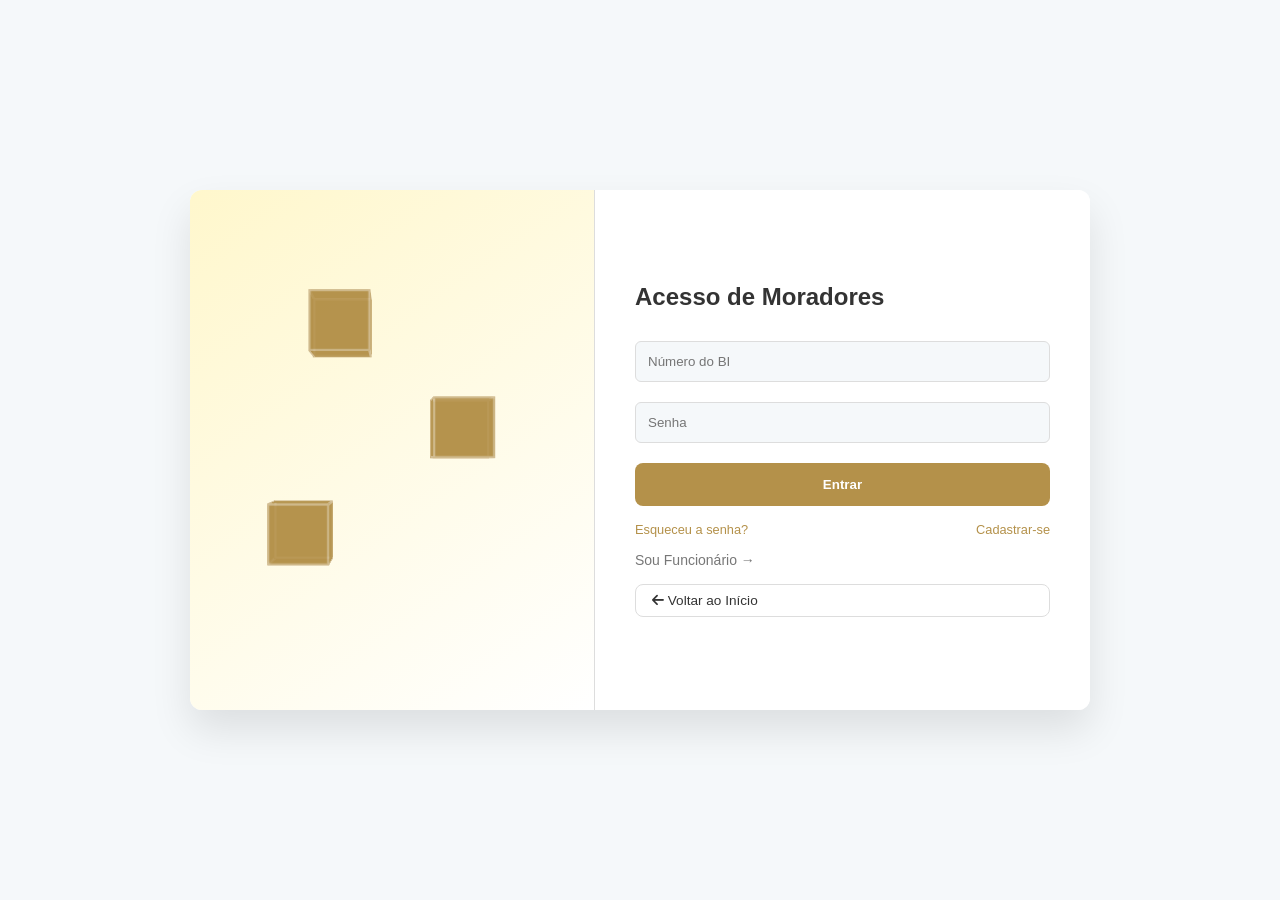
<file: web/login.html>
<!DOCTYPE html>
<html lang="pt">
<head>
<meta charset="UTF-8">
<link rel="stylesheet" href="css/login.css">
<meta name="viewport" content="width=device-width, initial-scale=1.0">
<title>Portal do Condomínio</title>
    <link rel="stylesheet" href="https://cdnjs.cloudflare.com/ajax/libs/font-awesome/6.5.0/css/all.min.css">
    <script src="js/theme-manager.js"></script>
    <script>
      const savedTheme = localStorage.getItem('nz-theme') || 'light';
      document.documentElement.setAttribute('data-theme', savedTheme);
    </script>
</head>
<body>
<!-- Theme toggle removido -->
<main id="portal">
  <!-- ANIMAÇÃO 3D -->
  <aside>
    <div class="cubo c1">
      <div class="face frente"></div>
      <div class="face tras"></div>
      <div class="face direita"></div>
      <div class="face esquerda"></div>
      <div class="face cima"></div>
      <div class="face baixo"></div>
    </div>

    <div class="cubo c2">
      <div class="face frente"></div>
      <div class="face tras"></div>
      <div class="face direita"></div>
      <div class="face esquerda"></div>
      <div class="face cima"></div>
      <div class="face baixo"></div>
    </div>

    <div class="cubo c3">
      <div class="face frente"></div>
      <div class="face tras"></div>
      <div class="face direita"></div>
      <div class="face esquerda"></div>
      <div class="face cima"></div>
      <div class="face baixo"></div>
    </div>
  </aside>

  <!-- FORMULÁRIOS -->
  <section>

    <form action="api/loginmorador.php" method="POST" id="morador" onsubmit="return validarLogin(this);">
      <h2>Acesso de Moradores</h2>
      <div id="msg-erro" class="msg-erro" style="display:none;"></div>
      <input type="text" name="numbi" placeholder="Número do BI" required pattern="[A-Za-z0-9]{9,20}" oninvalid="this.setCustomValidity('Digite o número do BI (9-20 caracteres)')" oninput="this.setCustomValidity('')">
      <input type="password" name="senha" placeholder="Senha" required minlength="6" oninvalid="this.setCustomValidity('A senha deve ter pelo menos 6 caracteres')" oninput="this.setCustomValidity('')">
      <button type="submit">Entrar</button>
      <div class="form-links">
        <a href="pages/esqueceu-senha.html" class="forgot-link">Esqueceu a senha?</a>
        <a href="pages/registo_externo.php" class="register-link">Cadastrar-se</a>
      </div>
      <p class="toggle" onclick="alternar()">Sou Funcionário →</p>
      <a href="index.html" class="back-btn"><i class="fa-solid fa-arrow-left"></i> Voltar ao Início</a>
    </form>


    <form action="api/loginfuncionario.php" method="POST" id="funcionario" style="display:none;" onsubmit="return validarLogin(this);">
      <h2>Acesso de Funcionários</h2>
      <div id="msg-erro-func" class="msg-erro" style="display:none;"></div>
      <input type="text" name="numbi" placeholder="Número do BI" required pattern="[A-Za-z0-9]{9,20}" oninvalid="this.setCustomValidity('Digite o número do BI (9-20 caracteres)')" oninput="this.setCustomValidity('')">
      <input type="password" name="senha" placeholder="Senha" required minlength="6" oninvalid="this.setCustomValidity('A senha deve ter pelo menos 6 caracteres')" oninput="this.setCustomValidity('')">
      <button type="submit">Entrar</button>
      <div id="processando" style="display:none;">
        <div class="loader"></div>
        <p>Processando acesso...</p>
      </div>
      <div class="form-links">
        <a href="pages/esqueceu-senha.html" class="forgot-link">Esqueceu a senha?</a>
      </div>
      <p class="toggle" onclick="alternar()">← Sou Morador</p>
      <a href="index.html" class="back-btn"><i class="fa-solid fa-arrow-left"></i> Voltar ao Início</a>
    </form>

  </section>
</main>
<section id="bem-vindo"></section>

<script>
function validarLogin(form) {
    const numbi = form.numbi.value.trim();
    const senha = form.senha.value;
    if (!numbi) { alert('Por favor, preencha o número do BI'); form.numbi.focus(); return false; }
    if (!/^[A-Za-z0-9]{9,20}$/.test(numbi)) { alert('O número do BI deve conter 9 a 20 caracteres alfanuméricos'); form.numbi.focus(); return false; }
    if (!senha || senha.length < 6) { alert('A senha deve ter pelo menos 6 caracteres'); form.senha.focus(); return false; }
    return true;
}

function alternar() {
    const main = document.getElementById('portal');
    main.classList.toggle('active');
    
    // Tweak para mobile: garantir que o display mude após a animação se necessário
    const morador = document.getElementById('morador');
    const funcionario = document.getElementById('funcionario');
    
    if (main.classList.contains('active')) {
        setTimeout(() => { funcionario.style.display = 'flex'; morador.style.display = 'none'; }, 200);
    } else {
        setTimeout(() => { morador.style.display = 'flex'; funcionario.style.display = 'none'; }, 200);
    }
}

// Inicializar displays para evitar saltos
document.addEventListener('DOMContentLoaded', () => {
    document.getElementById('morador').style.display = 'flex';
    document.getElementById('funcionario').style.display = 'none';
});

// Mostrar erros vindos do PHP via query string
const erros = {
    credenciais: 'Número do BI ou senha incorrectos.',
    campos: 'Preencha todos os campos.',
    db: 'Erro de conexão. Tente novamente.',
    suspenso: 'Esta conta está suspensa. Contacte a administração.',
    acesso: 'Acesso negado. Faça login primeiro.',
    duplicado: 'Já existe uma conta com este BI ou email.',
    email: 'Email inválido.',
    senha_fraca: 'A senha deve ter pelo menos 6 caracteres.',
    campos_reg: 'Preencha todos os campos do registo.',
    bd: 'Erro ao guardar. Tente novamente.',
};
const params = new URLSearchParams(window.location.search);
const err = params.get('erro');
if (err && erros[err]) {
    const elId = document.getElementById('portal').classList.contains('active') ? 'msg-erro-func' : 'msg-erro';
    const el = document.getElementById(elId);
    if (el) { el.textContent = erros[err]; el.style.display = 'block'; }
}
if (params.get('ok') === 'registado') {
    const modal = document.createElement('div');
    modal.id = 'modal-sucesso';
    modal.className = 'modal-overlay';
    
    // Gerar uma data daqui a 3 dias
    const dataVisita = new Date();
    dataVisita.setDate(dataVisita.getDate() + 3);
    const dataFormatada = dataVisita.toLocaleDateString('pt-AO', { weekday: 'long', year: 'numeric', month: 'long', day: 'numeric' });

    modal.innerHTML = `
      <div class="modal-content">
        <div class="modal-icon"><i class="fa-solid fa-circle-check"></i></div>
        <h3>Registo Efectuado com Sucesso!</h3>
        <p>A sua conta está actualmente com o estado <strong>PENDENTE</strong>.</p>
        <div class="modal-info-box">
          <p><i class="fa-solid fa-calendar-day"></i> <strong>Data da Visita:</strong><br>${dataFormatada}</p>
          <p><i class="fa-solid fa-location-dot"></i> <strong>Localização:</strong><br>Condomínio Nosso Zimbo, Viana, Luanda</p>
          <p><i class="fa-solid fa-phone"></i> <strong>Apoio ao Cliente:</strong><br>+244 923 000 000 / 912 000 000</p>
        </div>
        <p class="modal-instruction">Por favor, dirija-se ao condomínio na data gerada acima com os seus documentos originais (BI) para finalizar o processo de arrendamento ou compra e activar a sua residência.</p>
        <button onclick="document.getElementById('modal-sucesso').remove()" class="btn-fechar-modal">Compreendido</button>
      </div>
    `;
    document.body.appendChild(modal);
}
if (params.get('ok') === 'logout') {
    ['msg-erro','msg-erro-func'].forEach(id => {
        const el = document.getElementById(id);
        if (el) { el.textContent = 'Sessão terminada com sucesso.'; el.style.display = 'block'; el.style.color = '#ccc'; }
    });
}
</script>

<style>
.back-btn {
    display: inline-block;
    margin-top: 1rem;
    padding: 8px 16px;
    background: var(--dark4);
    border: 1px solid var(--border);
    border-radius: 8px;
    color: var(--text);
    text-decoration: none;
    font-size: 0.85rem;
    transition: all 0.3s;
}
.back-btn:hover {
    background: var(--gold);
    color: #000;
}
.form-links {
    display: flex;
    justify-content: space-between;
    margin-top: 1rem;
}
.forgot-link, .register-link {
    font-size: 0.8rem;
    color: var(--gold);
    text-decoration: none;
}
.forgot-link:hover, .register-link:hover {
    text-decoration: underline;
}

/* Modal Sucesso */
.modal-overlay {
    position: fixed;
    top: 0;
    left: 0;
    width: 100%;
    height: 100%;
    background: rgba(0,0,0,0.85);
    -webkit-backdrop-filter: blur(5px);
    backdrop-filter: blur(5px);
    display: flex;
    align-items: center;
    justify-content: center;
    z-index: 10000;
    animation: fadeIn 0.3s ease;
}

.modal-content {
    background: var(--surface);
    color: var(--text);
    padding: 2.5rem;
    border-radius: 20px;
    max-width: 500px;
    width: 90%;
    text-align: center;
    border: 1px solid var(--border);
    box-shadow: 0 20px 50px rgba(0,0,0,0.5);
    animation: slideUp 0.4s ease;
}

.modal-icon {
    font-size: 4rem;
    color: #4caf7d;
    margin-bottom: 1.5rem;
}

.modal-content h3 {
    font-size: 1.8rem;
    margin-bottom: 1rem;
    color: var(--gold);
}

.modal-info-box {
    background: rgba(255,255,255,0.05);
    padding: 1.5rem;
    border-radius: 12px;
    margin: 1.5rem 0;
    text-align: left;
    border-left: 4px solid var(--gold);
}

.modal-info-box p {
    margin-bottom: 1rem;
    font-size: 0.95rem;
}

.modal-info-box p:last-child {
    margin-bottom: 0;
}

.modal-info-box i {
    color: var(--gold);
    margin-right: 8px;
    width: 20px;
}

.modal-instruction {
    font-size: 0.9rem;
    line-height: 1.5;
    color: var(--text-muted);
    margin-bottom: 2rem;
}

.btn-fechar-modal {
    background: var(--gold);
    color: #000;
    border: none;
    padding: 12px 30px;
    border-radius: 8px;
    font-weight: 700;
    cursor: pointer;
    transition: transform 0.2s;
}

.btn-fechar-modal:hover {
    transform: scale(1.05);
}

@keyframes fadeIn { from { opacity: 0; } to { opacity: 1; } }
@keyframes slideUp { from { transform: translateY(30px); opacity: 0; } to { transform: translateY(0); opacity: 1; } }
</style>
</body>
</html>
</file>
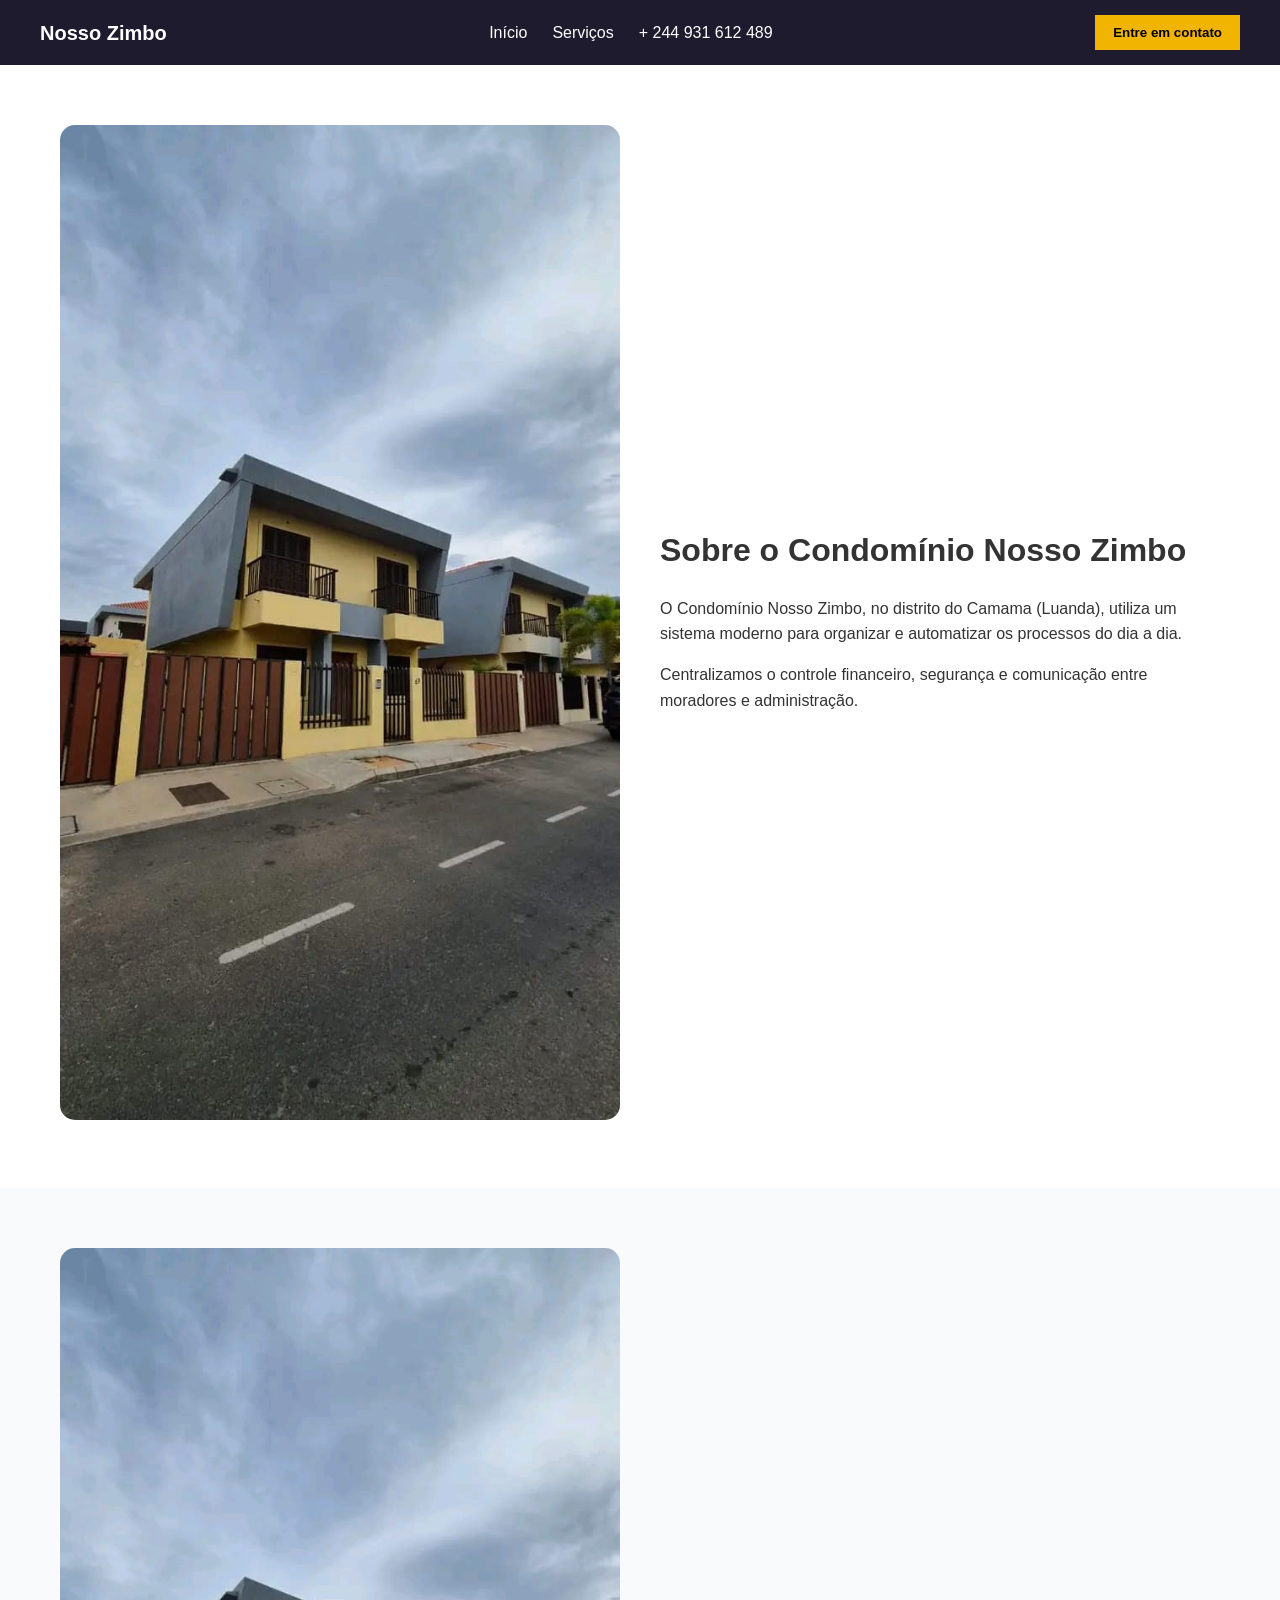
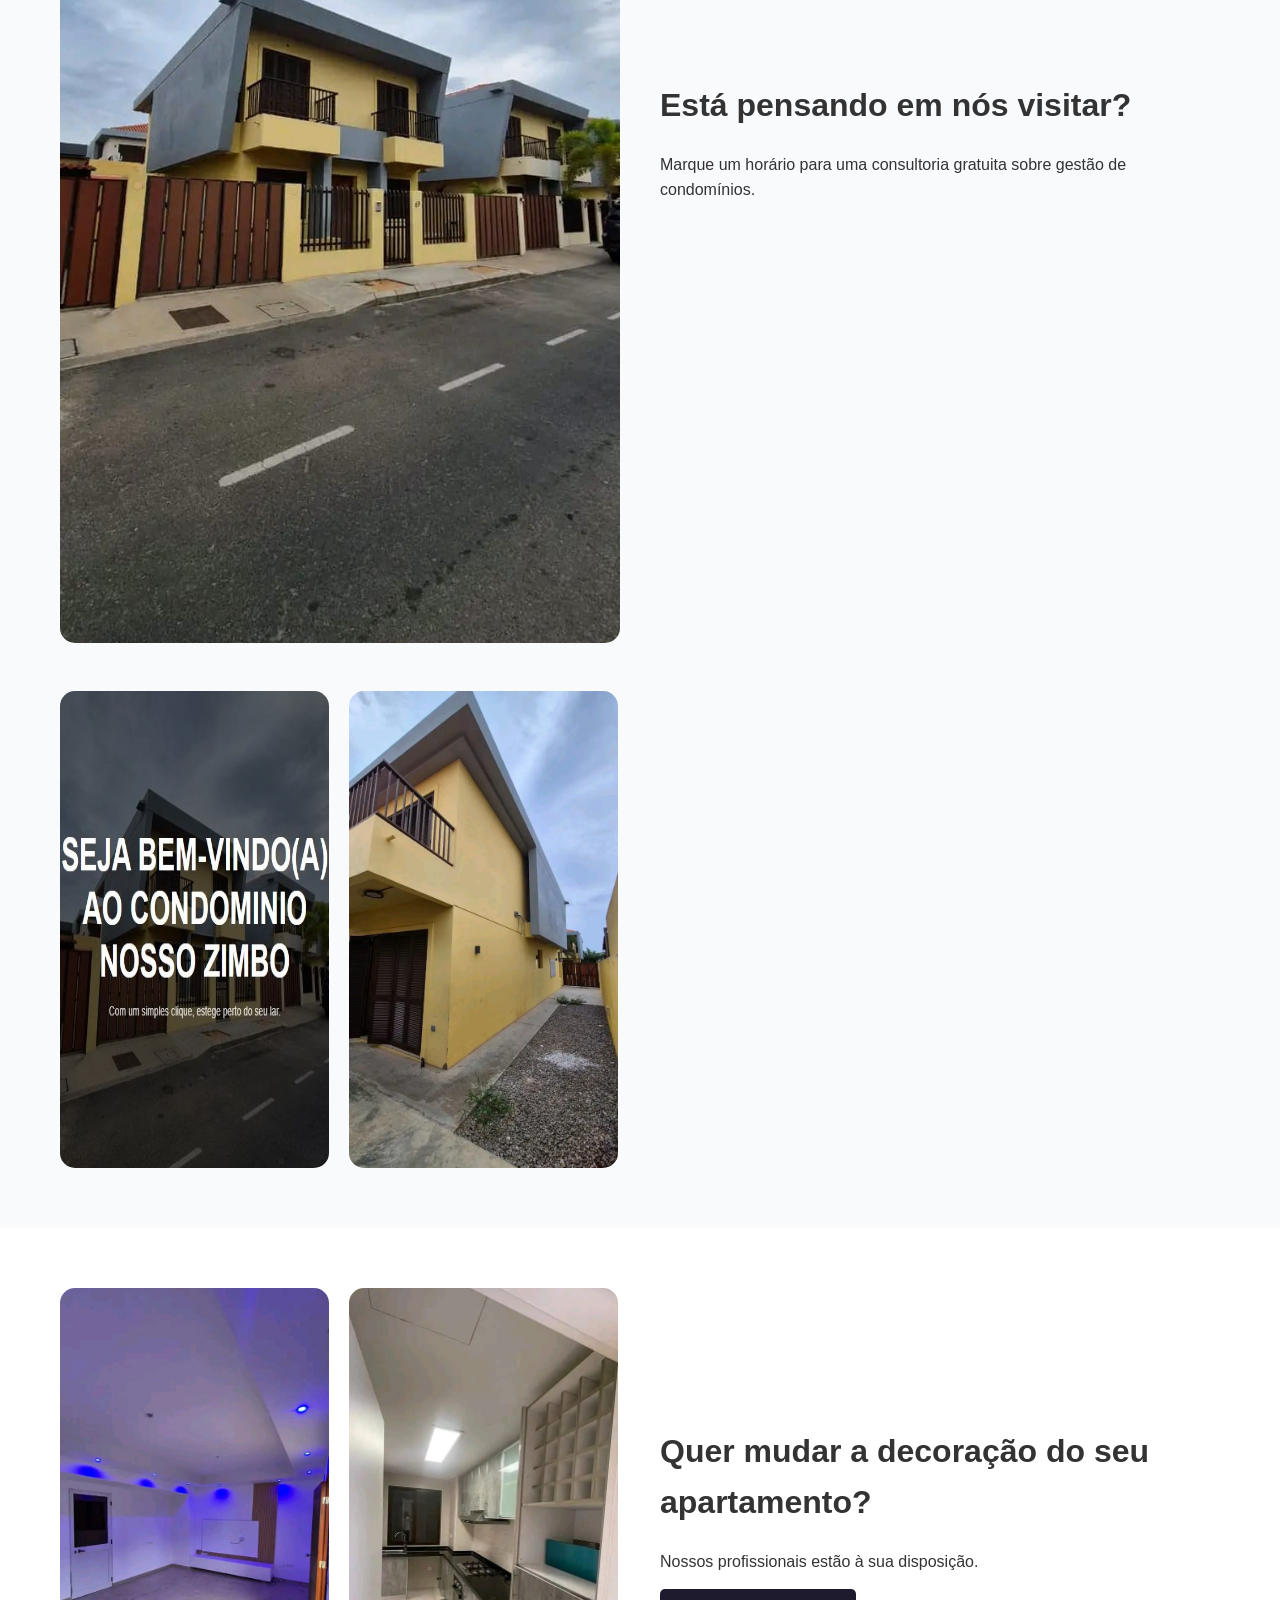
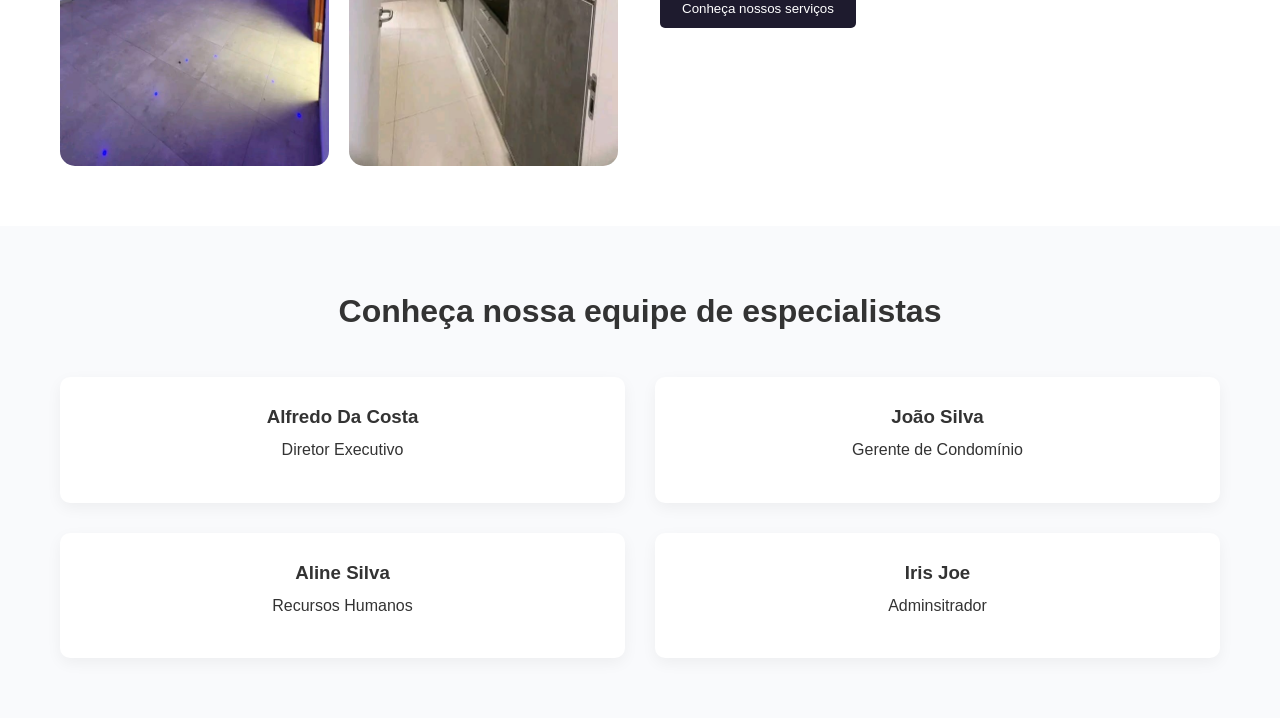
<file: web/sobre.html>
<!DOCTYPE html>
<html lang="pt">

<head>
<meta charset="UTF-8">
 <link rel="stylesheet" href="css/sobre.css">
<meta name="viewport" content="width=device-width, initial-scale=1.0">

<title>Condomínio Nosso Zimbo</title>


</head>

<body>

<!-- NAVBAR -->

<nav>

<h1>Nosso Zimbo</h1>

<ul>
<li><a href="index.html">Início</a></li>
<li><a href="#">Serviços</a></li>
<li><a href="#">+ 244 931 612 489</a></li>
</ul>

<button>Entre em contato</button>

</nav>

<!-- SOBRE (AGORA PRIMEIRO) -->

<section class="sobre">

<div class="container">

<div class="grid">

<div class="imagem">
<img src="img/Condominio.jpg" alt="Vista Aérea do Condomínio Nosso Zimbo">
</div>

<div class="texto">

<h2>Sobre o Condomínio Nosso Zimbo</h2>

<p>
O Condomínio Nosso Zimbo, no distrito do Camama (Luanda),
utiliza um sistema moderno para organizar e automatizar
os processos do dia a dia.
</p>

<p>
Centralizamos o controle financeiro, segurança
e comunicação entre moradores e administração.
</p>

</div>

</div>

</div>

</section>

<!-- CONSULTORIA -->

<section class="consultoria">

<div class="container">

<div class="grid">

<div class="imagem">
<img src="img/Condominio.jpg" alt="Vista do Condomínio Nosso Zimbo">
</div>

<div class="texto">

<h2>
Está pensando em nós visitar?
</h2>

<p>
Marque um horário para uma
consultoria gratuita sobre
gestão de condomínios.
</p>


</div>

<div class="imagens">

<img src="img/Principal.jpg" alt="Vista Principal">
<img src="img/Lateral.jpg" alt="Vista Lateral">

</div>

</div>

</div>

</section>

<!-- DECORAÇÃO -->

<section class="decoracao">

<div class="container">

<div class="grid">

<div class="imagens">

<img src="img/Sala.jpg" alt="Sala de estar decorada">
<img src="img/Cozinha.jpg" alt="Cozinha equipada">

</div>

<div class="texto">

<h2>
Quer mudar a decoração
do seu apartamento?
</h2>

<p>
Nossos profissionais estão
à sua disposição.
</p>

<button class="btn">
Conheça nossos serviços
</button>

</div>

</div>

</div>

</section>

<!-- EQUIPE (AGORA ÚLTIMO) -->

<section class="equipe">

<div class="container">

<h2>
Conheça nossa equipe
de especialistas
</h2>

<div class="grid-equipe">

<div class="membro">
<h3>Alfredo Da Costa</h3>
<p>Diretor Executivo</p>
</div>

<div class="membro">
<h3>João Silva</h3>
<p>Gerente de Condomínio</p>
</div>

<div class="membro">
<h3>Aline Silva</h3>
<p>Recursos Humanos</p>
</div>

<div class="membro">
<h3>Iris Joe</h3>
<p>Adminsitrador</p>
</div>

</div>

</div>

</section>

</body>

</html>
</file>
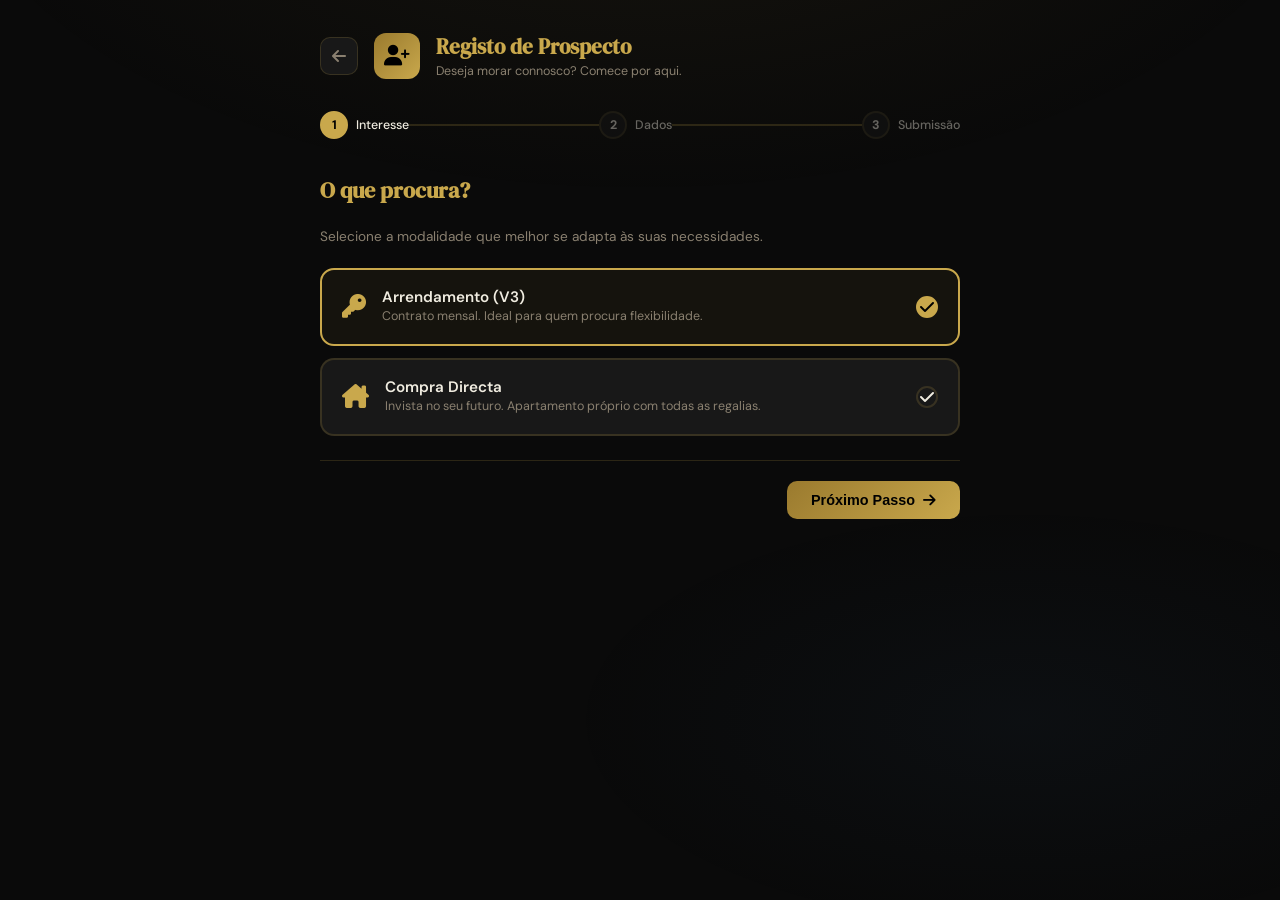
<file: web/Visitante/visitante.html>
<!DOCTYPE html>
<html lang="pt-AO">
<head>
  <meta charset="UTF-8" />
  <meta name="viewport" content="width=device-width, initial-scale=1.0" />
  <title>Registo de Visitante — Condomínio Nosso Zimbo</title>
  <link rel="stylesheet" href="../css/visitante.css">
  <link rel="preconnect" href="https://fonts.googleapis.com" />
  <link rel="preconnect" href="https://fonts.gstatic.com" crossorigin />
  <link href="https://fonts.googleapis.com/css2?family=DM+Serif+Display:ital@0;1&family=DM+Sans:opsz,wght@9..40,300;9..40,400;9..40,500;9..40,600;9..40,700&display=swap" rel="stylesheet" />
  <link rel="stylesheet" href="https://cdnjs.cloudflare.com/ajax/libs/font-awesome/6.5.0/css/all.min.css" />
</head>
<body>

<div class="bg-glow"></div>

<div class="reg-wrapper">
  <!-- HEADER -->
  <header class="reg-header">
    <a href="../login.html" class="back-link" title="Voltar ao Login">
      <i class="fa-solid fa-arrow-left"></i>
    </a>
    <div class="reg-logo"><i class="fa-solid fa-user-plus"></i></div>
    <div>
      <h1 class="reg-title">Registo de Prospecto</h1>
      <p class="reg-sub">Deseja morar connosco? Comece por aqui.</p>
    </div>
  </header>

  <!-- STEPS -->
  <div class="reg-steps" id="steps-bar">
    <div class="reg-step active" data-step="1">
      <div class="step-num">1</div>
      <span>Interesse</span>
    </div>
    <div class="step-line"></div>
    <div class="reg-step" data-step="2">
      <div class="step-num">2</div>
      <span>Dados</span>
    </div>
    <div class="step-line"></div>
    <div class="reg-step" data-step="3">
      <div class="step-num">3</div>
      <span>Submissão</span>
    </div>
  </div>

  <form id="form-visitante" action="../api/registar_morador.php" method="POST">
    <!-- ECRÃ 1: ESCOLHA DE SERVIÇO -->
    <section class="reg-step-content active" id="step-1">
      <h2 class="step-title">O que procura?</h2>
      <p class="step-desc">Selecione a modalidade que melhor se adapta às suas necessidades.</p>
      
      <div class="service-cards">
        <div class="service-card selected" onclick="selectService('Arrendamento', this)">
          <div class="svc-icon"><i class="fa-solid fa-key"></i></div>
          <div class="svc-info">
            <p class="svc-name">Arrendamento (V3)</p>
            <p class="svc-desc">Contrato mensal. Ideal para quem procura flexibilidade.</p>
          </div>
          <div class="svc-check"><i class="fa-solid fa-check"></i></div>
        </div>

        <div class="service-card" onclick="selectService('Compra', this)">
          <div class="svc-icon"><i class="fa-solid fa-house-chimney"></i></div>
          <div class="svc-info">
            <p class="svc-name">Compra Directa</p>
            <p class="svc-desc">Invista no seu futuro. Apartamento próprio com todas as regalias.</p>
          </div>
          <div class="svc-check"><i class="fa-solid fa-check"></i></div>
        </div>
      </div>

      <input type="hidden" name="tipo_interesse" id="it-tipo" value="Arrendamento">

      <div class="step-nav">
        <span></span>
        <button type="button" class="btn-primary" onclick="nextStep(2)">Próximo Passo <i class="fa-solid fa-arrow-right"></i></button>
      </div>
    </section>

    <!-- ECRÃ 2: DADOS PESSOAIS -->
    <section class="reg-step-content" id="step-2">
      <h2 class="step-title">Conte-nos sobre si</h2>
      <p class="step-desc">Estes dados serão usados para o primeiro contacto da nossa equipa comercial.</p>
      
      <div class="form-grid">
        <div class="form-group full">
          <label>Nome Completo</label>
          <input type="text" name="nome" required placeholder="Ex: Adão Silva">
        </div>
        <div class="form-group">
          <label>Nº BI</label>
          <input type="text" name="numbi" required placeholder="000XXXXXXLA000">
        </div>
        <div class="form-group">
          <label>Telefone</label>
          <input type="tel" name="telefone" required placeholder="9XX XXX XXX">
        </div>
        <div class="form-group full">
          <label>Email</label>
          <input type="email" name="email" required placeholder="seuemail@exemplo.com">
        </div>
        <div class="form-group full">
          <label>Palavra-passe (para o portal)</label>
          <input type="password" name="senha" required minlength="6" placeholder="******">
        </div>
      </div>

      <div class="step-nav">
        <button type="button" class="btn-secondary" onclick="nextStep(1)"><i class="fa-solid fa-arrow-left"></i> Voltar</button>
        <button type="button" class="btn-primary" onclick="nextStep(3)">Continuar <i class="fa-solid fa-arrow-right"></i></button>
      </div>
    </section>

    <!-- ECRÃ 3: CONFIRMAÇÃO -->
    <section class="reg-step-content" id="step-3">
      <h2 class="step-title">Quase lá!</h2>
      <p class="step-desc">Ao submeter, os seus dados serão analisados e enviaremos um convite para visita guiada.</p>
      
      <div class="bank-card">
        <div class="svc-detail">
          <div class="svc-detail-title"><i class="fa-solid fa-circle-info"></i> Resumo do Pedido</div>
          <div class="svc-detail-row"><span>Interesse:</span> <strong id="res-tipo">Arrendamento</strong></div>
          <div class="svc-detail-row"><span>Nome:</span> <strong id="res-nome">-</strong></div>
          <div class="svc-detail-row"><span>Email:</span> <strong id="res-email">-</strong></div>
        </div>
      </div>

      <div class="reg-consent">
        <input type="checkbox" id="consent" required>
        <label for="consent">Autorizo o processamento dos meus dados para fins comerciais e agendamento de visitas.</label>
      </div>

      <div class="step-nav">
        <button type="button" class="btn-secondary" onclick="nextStep(2)"><i class="fa-solid fa-arrow-left"></i> Revisar</button>
        <button type="submit" class="btn-primary">Finalizar Registo <i class="fa-solid fa-paper-plane"></i></button>
      </div>
    </section>
  </form>
</div>

<div class="toast" id="toast"><i class="fa-solid fa-circle-check"></i> <span id="toast-msg"></span></div>

<script>
  function selectService(tipo, el) {
    document.querySelectorAll('.service-card').forEach(c => c.classList.remove('selected'));
    el.classList.add('selected');
    document.getElementById('it-tipo').value = tipo;
    document.getElementById('res-tipo').textContent = tipo;
  }

  function nextStep(n) {
    // Validação básica se avançar do step 2
    if (n === 3) {
      const nome = document.querySelector('input[name="nome"]').value;
      const email = document.querySelector('input[name="email"]').value;
      if (!nome || !email) {
        showToast('Preencha os campos obrigatórios', true);
        return;
      }
      document.getElementById('res-nome').textContent = nome;
      document.getElementById('res-email').textContent = email;
    }

    document.querySelectorAll('.reg-step-content').forEach(s => s.classList.remove('active'));
    document.getElementById('step-' + n).classList.add('active');

    document.querySelectorAll('.reg-step').forEach(s => {
      const sNum = parseInt(s.dataset.step);
      s.classList.remove('active', 'done');
      if (sNum === n) s.classList.add('active');
      if (sNum < n) s.classList.add('done');
    });
  }

  function showToast(msg, err) {
    const t = document.getElementById('toast');
    document.getElementById('toast-msg').textContent = msg;
    t.className = 'toast' + (err ? ' error' : '') + ' show';
    setTimeout(() => t.classList.remove('show'), 3500);
  }
</script>
</body>
</html>
</file>
<file: web/css/login.css>
@charset "UTF-8";

*{
  margin:0;
  padding:0;
  box-sizing:border-box;
  font-family:Arial, Helvetica, sans-serif;
}

:root {
  --gold: #b4914a;
  --bg: #f5f8fa;
  --surface: #ffffff;
  --text: #333333;
  --text-muted: #777777;
  --border: #dddddd;
  --shadow: 0 20px 40px rgba(0,0,0,0.1);
}

[data-theme="dark"] {
  --bg: #0f172a;
  --surface: #1e293b;
  --text: #f8fafc;
  --text-muted: #94a3b8;
  --border: #334155;
  --shadow: 0 20px 40px rgba(0,0,0,0.4);
}

body{
  min-height:100vh;
  display:flex;
  justify-content:center;
  align-items:center;
  background:var(--bg);
  color: var(--text);
  transition: background-color 0.3s, color 0.3s;
}

/* CONTAINER */
main{
  width:900px;
  height:520px;
  display:flex;
  border-radius:12px;
  overflow:hidden;
  box-shadow: var(--shadow);
  background: var(--surface);
  transition: background-color 0.3s, box-shadow 0.3s;
}

/* AREA 3D */
aside{
  width:45%;
  background: var(--surface);
  border-right: 1px solid var(--border);
  display:flex;
  align-items:center;
  justify-content:center;
  perspective:1000px;
  position:relative;
  overflow:hidden;
  transition: background-color 0.3s, border-right-color 0.3s;
}
[data-theme="light"] aside {
  background:linear-gradient(145deg,#fff7cc,#ffffff);
}
[data-theme="dark"] aside {
  background:linear-gradient(145deg,#0f172a,#1e293b);
}

/* CUBO 3D */
.cubo{
  width:60px;
  height:60px;
  position:absolute;
  transform-style:preserve-3d;
  animation:rotar 8s infinite linear;
}

.face{
  position:absolute;
  width:60px;
  height:60px;
  background:#b4914a;
  opacity:0.85;
  border:2px solid rgba(255,255,255,0.4);
}

.frente{ transform:translateZ(30px); }
.tras{ transform:rotateY(180deg) translateZ(30px); }
.direita{ transform:rotateY(90deg) translateZ(30px); }
.esquerda{ transform:rotateY(-90deg) translateZ(30px); }
.cima{ transform:rotateX(90deg) translateZ(30px); }
.baixo{ transform:rotateX(-90deg) translateZ(30px); }

@keyframes rotar{
  0%{transform:rotateX(0) rotateY(0)}
  100%{transform:rotateX(360deg) rotateY(360deg)}
}

/* POSIÇÕES DIFERENTES */
.c1{top:20%;left:30%;}
.c2{top:60%;left:20%;animation-duration:12s;}
.c3{top:40%;left:60%;animation-duration:10s;}

/* AREA FORMULARIO */
section{
  width:55%;
  position:relative;
  overflow:hidden;
}

/* FORMULARIOS */
form{
  position:absolute;
  width:100%;
  height:100%;
  padding:40px;
  display:flex;
  flex-direction:column;
  justify-content:center;
  transition:0.6s;
  background: var(--surface);
}

h2{
  margin-bottom:20px;
  color: var(--text);
}

/* INPUTS */
input,select{
  padding:12px;
  margin:10px 0;
  border:1px solid var(--border);
  border-radius:6px;
  background: var(--bg);
  color: var(--text);
  transition: all 0.3s;
}

input:focus,select:focus{
  border-color:#b4914a;
  box-shadow: 0 0 0 3px rgba(180, 145, 74, 0.1);
  outline:none;
}

/* BOTAO */
button{
  margin-top:10px;
  padding:14px;
  border:none;
  border-radius:8px;
  background:#b4914a;
  color:white;
  font-weight:bold;
  cursor:pointer;
  transition: all 0.3s;
}

.button , a{
  text-decoration: none;
  color: var(--gold);
}


button:hover{
  background:#9a7a30;
  transform: translateY(-1px);
  box-shadow: 0 4px 12px rgba(180, 145, 74, 0.3);
}

/* TRANSIÇÃO */
#funcionario{
  transform:translateX(100%);
}

main.active #morador{
  transform:translateX(-100%);
}

main.active #funcionario{
  transform:translateX(0);
}

/* BOTAO TROCAR */
.toggle{
  margin-top:15px;
  font-size:14px;
  color: var(--text-muted);
  cursor:pointer;
}

.toggle:hover{
  color:#b4914a;
}

/* LOADER */
#processando{
  display:none;
  text-align:center;
  margin-top:10px;
}

.loader{
  width:35px;
  height:35px;
  border:4px solid #eee;
  border-top:4px solid #b4914a;
  border-radius:50%;
  margin:auto;
  animation:girar 1s linear infinite;
}

@keyframes girar{
  100%{transform:rotate(360deg)}
}

/* BEM VINDO */
#bem-vindo{
  display:none;
  position:fixed;
  top:0;
  left:0;
  width:100%;
  height:100%;
  background:rgba(0,0,0,0.85);
  color:white;
  font-size:28px;
  align-items:center;
  justify-content:center;
  flex-direction:column;
  text-align:center;
}

/* MENSAGEM DE ERRO */
.msg-erro {
  background: rgba(220,53,69,0.1);
  border: 1px solid rgba(220,53,69,0.4);
  color: #e05252;
  padding: 10px 14px;
  border-radius: 6px;
  font-size: 0.85rem;
  margin-bottom: 10px;
}
</file>
<file: web/css/sobre.css>
@charset "utf-8";

/* RESET */

* {
margin: 0;
padding: 0;
box-sizing: border-box;
}

body {
font-family: Arial, Helvetica, sans-serif;
background: #f5f6fa;
color: #333;
line-height: 1.6;
}

/* NAVBAR */

nav {
background: #1e1b2e;
color: white;
padding: 15px 40px;

display: flex;
justify-content: space-between;
align-items: center;
}

nav h1 {
font-size: 20px;
}

nav ul {
list-style: none;
display: flex;
gap: 25px;
}

nav ul li a {
color: white;
text-decoration: none;
}

nav button {
background: #f1b400;
border: none;
padding: 10px 18px;
cursor: pointer;
font-weight: bold;
}

/* CONTAINER */

.container {
max-width: 1200px;
margin: auto;
padding: 60px 20px;
}

/* GRID */

.grid {
display: grid;
grid-template-columns: 1fr 1fr;
gap: 40px;
align-items: center;
}

/* IMAGENS */

img {
width: 100%;
border-radius: 15px;
}

/* TEXTOS */

h2 {
font-size: 32px;
margin-bottom: 20px;
}

p {
margin-bottom: 15px;
}

/* BOTÕES */

.btn {
background: #1e1b2e;
color: white;
border: none;
padding: 12px 22px;
cursor: pointer;
border-radius: 5px;
transition: 0.3s;
}

.btn:hover {
background: #3c3766;
}

/* SEÇÕES */

.sobre {
background: white;
}

.consultoria {
background: #f9fafc;
}

.decoracao {
background: white;
}

/* IMAGENS DUPLAS */

.imagens {
display: flex;
gap: 20px;
}

.imagens img {
width: 48%;
}

/* EQUIPE */

.equipe {
background: #f9fafc;
text-align: center;
}

.grid-equipe {
display: grid;
grid-template-columns: repeat(2, 1fr);
gap: 30px;
margin-top: 40px;
}

.membro {
background: white;
padding: 25px;
border-radius: 10px;

box-shadow: 0 5px 15px rgba(0,0,0,0.05);
}

.membro h3 {
margin-bottom: 5px;
}

/* RESPONSIVO */

@media(max-width: 768px) {

.grid {
grid-template-columns: 1fr;
}

.imagens {
flex-direction: column;
}

.imagens img {
width: 100%;
}

.grid-equipe {
grid-template-columns: 1fr;
}

}
</file>
<file: web/css/visitante.css>
@charset  "utf-8";


    :root {
      --gold: #c9a84c; --gold-light: #e8c97a; --gold-dark: #9a7a2e;
      --dark: #0a0a0a; --dark2: #111; --dark3: #181818; --dark4: #202020;
      --border: rgba(201,168,76,0.18); --text: #f0ece0; --text-muted: #8a8070;
      --success: #4caf7d; --danger: #e05252; --info: #5299e0; --warn: #e09a52;
      --radius: 14px;
    }
    *, *::before, *::after { box-sizing: border-box; margin: 0; padding: 0; }
    body {
      background: var(--dark);
      color: var(--text);
      font-family: 'DM Sans', sans-serif;
      min-height: 100vh;
      overflow-x: hidden;
    }

    /* BG */
    .bg-glow {
      position: fixed; inset: 0; z-index: 0; pointer-events: none;
      background: radial-gradient(ellipse 80% 60% at 50% -20%, rgba(201,168,76,0.07) 0%, transparent 70%),
                  radial-gradient(ellipse 60% 40% at 80% 80%, rgba(82,153,224,0.04) 0%, transparent 60%);
    }

    .reg-wrapper {
      position: relative; z-index: 1;
      max-width: 680px; margin: 0 auto;
      padding: 2rem 1.25rem 4rem;
    }

    /* HEADER */
    .reg-header {
      display: flex; align-items: center; gap: 1rem; margin-bottom: 2rem;
    }
    .back-link {
      width: 38px; height: 38px; border-radius: 10px;
      background: var(--dark3); border: 1px solid var(--border);
      display: flex; align-items: center; justify-content: center;
      color: var(--text-muted); text-decoration: none; transition: all .2s;
      flex-shrink: 0;
    }
    .back-link:hover { border-color: var(--gold); color: var(--gold); }
    .reg-logo {
      width: 46px; height: 46px; border-radius: 12px;
      background: linear-gradient(135deg, var(--gold-dark), var(--gold));
      display: flex; align-items: center; justify-content: center;
      font-size: 1.3rem; color: #000; flex-shrink: 0;
    }
    .reg-title { font-family: 'DM Serif Display', serif; font-size: 1.3rem; color: var(--gold); }
    .reg-sub { font-size: .78rem; color: var(--text-muted); margin-top: 2px; }

    /* STEPS */
    .reg-steps {
      display: flex; align-items: center; gap: 0;
      margin-bottom: 2rem; overflow-x: auto; padding-bottom: 4px;
      scrollbar-width: none; -ms-overflow-style: none;
    }
    .reg-steps::-webkit-scrollbar { display: none; }
    .reg-step {
      display: flex; align-items: center; gap: .5rem;
      flex-shrink: 0; opacity: .4; transition: opacity .3s;
    }
    .reg-step.active { opacity: 1; }
    .reg-step.done { opacity: .7; }
    .step-num {
      width: 28px; height: 28px; border-radius: 50%;
      background: var(--dark3); border: 2px solid var(--border);
      display: flex; align-items: center; justify-content: center;
      font-size: .78rem; font-weight: 700; transition: all .3s;
    }
    .reg-step.active .step-num { background: var(--gold); border-color: var(--gold); color: #000; }
    .reg-step.done .step-num { background: var(--success); border-color: var(--success); color: #000; }
    .reg-step span { font-size: .78rem; font-weight: 500; white-space: nowrap; }
    .step-line { flex: 1; height: 2px; background: var(--border); min-width: 20px; }

    /* CONTENT PANELS */
    .reg-step-content { display: none; animation: fadeUp .35s ease; }
    .reg-step-content.active { display: block; }
    @keyframes fadeUp { from { opacity: 0; transform: translateY(10px); } to { opacity: 1; transform: none; } }
    @keyframes pulse2 { 0%,100%{opacity:1} 50%{opacity:.3} }

    .step-title {
      font-family: 'DM Serif Display', serif; font-size: 1.4rem;
      color: var(--gold); margin-bottom: 1.25rem;
    }
    .step-desc { font-size: .85rem; color: var(--text-muted); margin-bottom: 1.25rem; line-height: 1.6; }

    /* FORM */
    .form-grid { display: grid; grid-template-columns: 1fr 1fr; gap: .9rem; }
    .form-group { display: flex; flex-direction: column; gap: 5px; }
    .form-group.full { grid-column: 1 / -1; }
    .form-group label { font-size: .75rem; font-weight: 500; color: var(--text-muted); letter-spacing: .03em; }
    .form-group input, .form-group select, .form-group textarea {
      background: var(--dark3); border: 1px solid var(--border);
      border-radius: 10px; padding: .65rem .9rem;
      color: var(--text); font-family: 'DM Sans', sans-serif; font-size: .9rem;
      outline: none; transition: border-color .2s; width: 100%;
    }
    .form-group input:focus, .form-group select:focus { border-color: var(--gold); }
    .form-group select option { background: var(--dark3); }

    /* BUTTONS */
    .btn-primary {
      display: inline-flex; align-items: center; gap: .5rem;
      background: linear-gradient(135deg, var(--gold-dark), var(--gold));
      color: #000; font-weight: 700; font-size: .9rem;
      padding: .7rem 1.5rem; border-radius: 10px; border: none;
      cursor: pointer; transition: all .2s; text-decoration: none;
    }
    .btn-primary:hover { transform: translateY(-1px); box-shadow: 0 4px 20px rgba(201,168,76,0.3); }
    .btn-primary:disabled { opacity: .5; cursor: not-allowed; transform: none; }
    .btn-secondary {
      display: inline-flex; align-items: center; gap: .5rem;
      background: var(--dark3); border: 1px solid var(--border);
      color: var(--text); font-size: .88rem;
      padding: .7rem 1.3rem; border-radius: 10px; cursor: pointer; transition: all .2s;
      text-decoration: none;
    }
    .btn-secondary:hover { border-color: rgba(201,168,76,0.5); }

    .step-nav {
      display: flex; gap: .75rem; justify-content: space-between;
      margin-top: 1.5rem; padding-top: 1.25rem;
      border-top: 1px solid var(--border);
    }

    /* SERVICE CARDS */
    .service-cards { display: flex; flex-direction: column; gap: .75rem; margin-bottom: 1.25rem; }
    .service-card {
      background: var(--dark3); border: 2px solid var(--border);
      border-radius: var(--radius); padding: 1.1rem 1.25rem;
      cursor: pointer; transition: all .25s;
      display: flex; align-items: center; gap: 1rem;
    }
    .service-card:hover { border-color: rgba(201,168,76,0.4); }
    .service-card.selected { border-color: var(--gold); background: rgba(201,168,76,0.06); }
    .svc-icon { font-size: 1.5rem; color: var(--gold); flex-shrink: 0; }
    .svc-info { flex: 1; }
    .svc-name { font-weight: 600; font-size: .95rem; }
    .svc-price { color: var(--gold); font-weight: 700; font-size: 1rem; margin: 2px 0; }
    .svc-desc { font-size: .78rem; color: var(--text-muted); line-height: 1.5; }
    .svc-check { width: 22px; height: 22px; border-radius: 50%; border: 2px solid var(--border); display: flex; align-items: center; justify-content: center; transition: all .2s; }
    .service-card.selected .svc-check { background: var(--gold); border-color: var(--gold); color: #000; }

    .svc-detail {
      background: var(--dark4); border: 1px solid var(--border);
      border-radius: var(--radius); padding: 1.1rem 1.25rem; margin-bottom: 1rem;
    }
    .svc-detail-title { font-size: .82rem; font-weight: 600; color: var(--gold); margin-bottom: .75rem; display: flex; align-items: center; gap: .5rem; }
    .svc-detail-row { display: flex; justify-content: space-between; align-items: center; padding: .4rem 0; border-bottom: 1px solid rgba(255,255,255,0.04); font-size: .85rem; }
    .svc-detail-row:last-child { border: none; }
    .svc-detail-row span { color: var(--text-muted); }
    .svc-detail-row strong { color: var(--text); }

    /* PAY SUMMARY */
    .pay-summary-box {
      background: var(--dark4); border: 2px solid var(--gold);
      border-radius: var(--radius); padding: 1.1rem 1.25rem; margin-bottom: 1.25rem;
    }

    /* BANK CARD */
    .bank-card {
      background: var(--dark3); border: 1px solid var(--border);
      border-radius: var(--radius); padding: 1.1rem 1.25rem; margin-bottom: 1.25rem;
    }
    .bank-logo { font-size: 1.8rem; color: var(--gold); margin-bottom: .75rem; }
    .bank-field { display: flex; align-items: center; gap: .5rem; padding: .4rem 0; border-bottom: 1px solid rgba(255,255,255,0.04); flex-wrap: wrap; }
    .bank-field:last-child { border: none; }
    .bf-label { font-size: .72rem; color: var(--text-muted); min-width: 120px; }
    .bf-value { font-size: .88rem; flex: 1; }
    .bf-value.mono { font-family: 'Courier New', monospace; font-weight: 600; }
    .iban-big { font-size: 1rem; color: var(--gold); letter-spacing: .05em; }
    .ref-highlight { color: var(--gold); font-weight: 800; font-size: 1rem; }
    .mcx-big { font-size: 1rem; color: var(--text); }
    .copy-btn {
      background: var(--dark4); border: 1px solid var(--border);
      color: var(--text-muted); border-radius: 6px; padding: 3px 8px;
      cursor: pointer; font-size: .78rem; transition: all .2s; flex-shrink: 0;
    }
    .copy-btn:hover { border-color: var(--gold); color: var(--gold); }

    /* METHODS */
    .methods-grid { display: grid; grid-template-columns: 1fr 1fr; gap: .75rem; margin-bottom: 1.25rem; }
    .method-card {
      background: var(--dark3); border: 2px solid var(--border);
      border-radius: var(--radius); padding: 1rem; cursor: pointer; transition: all .2s; text-align: center;
    }
    .method-card:hover { border-color: rgba(201,168,76,0.4); }
    .method-card.selected { border-color: var(--gold); background: rgba(201,168,76,0.06); }
    .method-icon { font-size: 1.5rem; color: var(--gold); margin-bottom: .4rem; }
    .method-name { font-size: .88rem; font-weight: 600; margin-bottom: .25rem; }
    .method-desc { font-size: .75rem; color: var(--text-muted); line-height: 1.4; }

    /* FILE UPLOAD */
    .file-upload-area {
      border: 2px dashed var(--border); border-radius: var(--radius);
      padding: 1.5rem; text-align: center; cursor: pointer; transition: all .2s;
      background: var(--dark4);
    }
    .file-upload-area:hover, .file-upload-area:focus-within { border-color: var(--gold); }
    .file-upload-area.uploaded { border-color: var(--success); }
    .file-upload-area.uploaded p { color: var(--success); }
    .file-upload-area i { font-size: 1.7rem; color: var(--gold); margin-bottom: .4rem; display: block; }
    .file-upload-area p { font-size: .85rem; color: var(--text-muted); margin-bottom: .25rem; }
    .file-hint { font-size: .72rem; color: var(--text-muted); opacity: .7; }
    .file-upload-area.large { padding: 2rem; }

    /* CONSENT */
    .reg-consent {
      display: flex; gap: .75rem; align-items: flex-start;
      background: var(--dark4); border: 1px solid var(--border);
      border-radius: var(--radius); padding: 1rem; margin-top: 1rem;
    }
    .reg-consent input[type="checkbox"] { accent-color: var(--gold); margin-top: 2px; flex-shrink: 0; width: 16px; height: 16px; }
    .reg-consent label { font-size: .82rem; color: var(--text-muted); line-height: 1.6; cursor: pointer; }

    .section-label { font-size: .75rem; font-weight: 600; text-transform: uppercase; letter-spacing: .08em; color: var(--gold); }

    /* ══════════════════════════════════════════════════
       ECRÃ 5 — AGUARDANDO APROVAÇÃO
    ══════════════════════════════════════════════════ */
    .waiting-screen {
      text-align: center; padding: 2.5rem 1rem;
    }
    .waiting-icon {
      width: 80px; height: 80px; border-radius: 50%;
      background: rgba(82,153,224,0.1); border: 2px solid var(--info);
      display: flex; align-items: center; justify-content: center;
      font-size: 2rem; color: var(--info); margin: 0 auto 1.25rem;
      animation: pulse 2.5s ease-in-out infinite;
    }
    @keyframes pulse {
      0%, 100% { box-shadow: 0 0 0 0 rgba(82,153,224,0.3); }
      50% { box-shadow: 0 0 0 14px rgba(82,153,224,0); }
    }
    .waiting-title { font-family: 'DM Serif Display', serif; font-size: 1.5rem; color: var(--text); margin-bottom: .5rem; }
    .waiting-sub { font-size: .9rem; color: var(--text-muted); line-height: 1.6; max-width: 420px; margin: 0 auto 1.5rem; }
    .submitted-ref {
      display: inline-block; background: var(--dark3); border: 1px solid var(--border);
      border-radius: 10px; padding: .75rem 1.5rem; font-family: 'Courier New', monospace;
      font-size: 1.1rem; color: var(--gold); font-weight: 700; letter-spacing: .1em;
      margin-bottom: 1.5rem;
    }
    .info-steps {
    background: var(--dark3); border: 1px solid var(--border);
    border-radius: var(--radius);
    padding: 1.25rem;
    text-align: left; 
    margin-bottom: 1.5rem;
    
}
    .info-step-item {
      display: flex; 
      align-items: flex-start; 
      gap: .75rem;
      padding: .6rem 0; 
      border-bottom: 1px solid rgba(255,255,255,0.04); 
      font-size: .85rem;
    }
    .info-step-item:last-child { border: none; }
    .info-step-item .is-num {
      width: 24px;
       height: 24px; 
       border-radius: 50%;
      background: rgba(201,168,76,0.15); 
      border: 1px solid var(--border);
      display: flex; 
      align-items: center; justify-content: center;
      font-size: .72rem; font-weight: 700; color: var(--gold); flex-shrink: 0;
    }
    .is-text strong { display: block; font-size: .85rem; margin-bottom: 2px; }
    .is-text span { font-size: .78rem; color: var(--text-muted); }
    .check-status-btn {
      display: inline-flex; align-items: center; gap: .5rem;
      background: rgba(82,153,224,0.1); border: 1px solid rgba(82,153,224,0.3);
      color: var(--info); padding: .7rem 1.5rem; border-radius: 10px;
      cursor: pointer; font-size: .9rem; font-weight: 600; transition: all .2s;
    }
    .check-status-btn:hover { background: rgba(82,153,224,0.2); }

    /*ECRÃ 6 — APROVAÇÃO + DADOS DA CASA*/
    
    .approval-header {
      text-align: center; padding: 1.5rem 0 1.25rem;
    }
    .approval-icon {
    width: 70px;
    height: 70px;
    border-radius: 50%;
    background: rgba(76,175,125,0.12); 
    border: 2px solid var(--success);
    display: flex; 
    align-items: center; 
    justify-content: center;
    font-size: 1.8rem; 
    color: var(--success); 
    margin: 0 auto 1rem;
    }
    .approval-title { font-family: 'DM Serif Display', serif; font-size: 1.4rem; color: var(--success); margin-bottom: .4rem; }
    .approval-sub { font-size: .88rem; color: var(--text-muted); max-width: 420px; margin: 0 auto; line-height: 1.5; }

    .house-data-card {
      background: var(--dark3); border: 2px solid var(--gold);
      border-radius: var(--radius); overflow: hidden; margin: 1.25rem 0;
    }
    .hdc-header {
      background: linear-gradient(135deg, var(--gold-dark), var(--gold));
      padding: .85rem 1.25rem; display: flex; align-items: center; gap: .75rem;
    }
    .hdc-header i { font-size: 1.3rem; color: #000; }
    .hdc-header h3 { font-family: 'DM Serif Display', serif; color: #000; font-size: 1rem; }
    .hdc-body { padding: 1.1rem 1.25rem; }
    .hdc-grid { display: grid; grid-template-columns: 1fr 1fr 1fr; gap: .85rem; margin-bottom: .85rem; }
    .hdc-field span { font-size: .72rem; color: var(--text-muted); display: block; margin-bottom: 2px; }
    .hdc-field strong { font-size: .95rem; font-weight: 600; }

    /* PIN */
    .pin-section {
      background: var(--dark4); border: 1px solid var(--border);
      border-radius: var(--radius); padding: 1.25rem; margin: 1.25rem 0;
    }
    .pin-title { font-size: .88rem; font-weight: 600; color: var(--text); margin-bottom: .4rem; }
    .pin-sub { font-size: .78rem; color: var(--text-muted); margin-bottom: 1rem; line-height: 1.5; }
    .pin-inputs {
      display: flex; gap: .65rem; justify-content: center; margin-bottom: 1rem;
    }
    .pin-input {
      width: 56px; height: 64px;
      background: var(--dark3); border: 2px solid var(--border);
      border-radius: 12px; text-align: center;
      font-size: 1.6rem; font-weight: 900; color: var(--gold);
      font-family: 'Courier New', monospace;
      outline: none; transition: border-color .2s;
    }
    .pin-input:focus { border-color: var(--gold); }
    .pin-confirm-row { display: flex; gap: .65rem; justify-content: center; }
    .pin-match { text-align: center; font-size: .78rem; margin-top: .5rem; }
    .pin-match.ok { color: var(--success); }
    .pin-match.err { color: var(--danger); }

    recibo final

    .recibo-final {
      background: var(--dark3); border: 1px solid var(--border);
      border-radius: var(--radius); overflow: hidden; margin: 1rem 0;
    }
    .rf-header {
      background: linear-gradient(135deg, var(--gold-dark), var(--gold));
      padding: 1.25rem; text-align: center;
    }
    .rf-header h2 { font-family: 'DM Serif Display', serif; color: #000; font-size: 1.25rem; }
    .rf-header p { font-size: .78rem; color: rgba(0,0,0,0.6); margin-top: 3px; }
    .rf-body { padding: 1.1rem 1.25rem; }
    .rf-section { margin-bottom: 1rem; }
    .rf-section-title {
      font-size: .7rem; text-transform: uppercase; letter-spacing: .1em;
      color: var(--gold); margin-bottom: .6rem; padding-bottom: .35rem;
      border-bottom: 1px solid var(--border);
    }
    .rf-row {
      display: flex; justify-content: space-between;
      padding: .38rem 0; border-bottom: 1px solid rgba(255,255,255,0.04);
      font-size: .83rem;
    }
    .rf-row:last-child { border: none; }
    .rf-row .rk { color: var(--text-muted); }
    .rf-row .rv { font-weight: 500; text-align: right; max-width: 55%; }
    .rf-row .rv.gold { color: var(--gold); font-weight: 700; }
    .rf-code-box {
      background: var(--dark4); border: 2px solid var(--gold);
      border-radius: 10px; padding: 1rem; text-align: center; margin: 1rem 0;
    }
    .rf-code-label { font-size: .7rem; text-transform: uppercase; letter-spacing: .1em; color: var(--text-muted); margin-bottom: .5rem; }
    .rf-code-val { font-family: 'Courier New', monospace; font-size: 2rem; font-weight: 900; color: var(--gold); letter-spacing: .3em; }
    .rf-footer-note { font-size: .75rem; color: var(--text-muted); text-align: center; padding: 1rem 1.25rem; border-top: 1px solid var(--border); line-height: 1.5; }

    .action-btns { display: flex; gap: .75rem; flex-wrap: wrap; justify-content: center; margin-top: 1rem; }

    /* SUCCESS check icon */
    .success-check {
      width: 56px; height: 56px; border-radius: 50%;
      background: rgba(76,175,125,0.12); border: 2px solid var(--success);
      display: flex; align-items: center; justify-content: center;
      font-size: 1.4rem; color: var(--success); margin: 0 auto 1rem;
    }

    /* MODAL */
    .modal-overlay {
      position: fixed; inset: 0; z-index: 200;
      background: rgba(0,0,0,0.85); backdrop-filter: blur(8px);
      display: none; align-items: center; justify-content: center; padding: 1rem;
    }
    .modal-overlay.open { display: flex; }
    .modal-box {
      background: var(--dark2); border: 1px solid var(--border);
      border-radius: 18px; padding: 1.75rem; max-width: 420px; width: 100%;
      max-height: 90vh; overflow-y: auto; animation: scaleIn .3s ease;
    }
    @keyframes scaleIn { from { transform: scale(.93); opacity: 0; } to { transform: scale(1); opacity: 1; } }
    .modal-title { font-family: 'DM Serif Display', serif; font-size: 1.2rem; color: var(--gold); margin-bottom: .75rem; }
    .modal-footer { display: flex; gap: .75rem; justify-content: flex-end; margin-top: 1.25rem; }

    /* TOAST */
    .toast {
      position: fixed; bottom: 2rem; right: 1.5rem; z-index: 999;
      background: var(--dark3); border: 1px solid var(--border);
      border-radius: 10px; padding: .75rem 1.25rem;
      display: flex; align-items: center; gap: .5rem; font-size: .85rem;
      transform: translateY(100px); opacity: 0; transition: all .3s;
    }
    .toast.show { transform: none; opacity: 1; }
    .toast i { color: var(--gold); }
    .toast.error { border-color: rgba(224,82,82,0.3); }
    .toast.error i { color: var(--danger); }

    @media (max-width: 600px) {
      .form-grid { grid-template-columns: 1fr; }
      .form-group.full { grid-column: 1; }
      .methods-grid { grid-template-columns: 1fr; }
      .hdc-grid { grid-template-columns: 1fr 1fr; }
      .pin-inputs { gap: .5rem; }
      .pin-input { width: 50px; height: 58px; font-size: 1.4rem; }
    }

    @media print {
      .bg-glow, .action-btns, .reg-header, .reg-steps, .step-nav, .toast, .modal-overlay { display: none !important; }
      body { background: #fff !important; color: #000 !important; }
      .recibo-final { border: 1px solid #ccc !important; background: #fff !important; }
      .rf-header { background: #c9a84c !important; -webkit-print-color-adjust: exact; print-color-adjust: exact; }
      .rf-header h2, .rf-header p { color: #000 !important; }
      .rf-body, .rf-section-title, .rf-row, .rf-footer-note { color: #333 !important; }
      .rf-row .gold, .rf-code-val { color: #9a7a2e !important; }
      .rf-code-box { border-color: #9a7a2e !important; background: #fffdf5 !important; }



     .btn-secondary{

        display:inline-flex;
        align-items:center;
        gap:.5rem;
     }
    }
</file>
